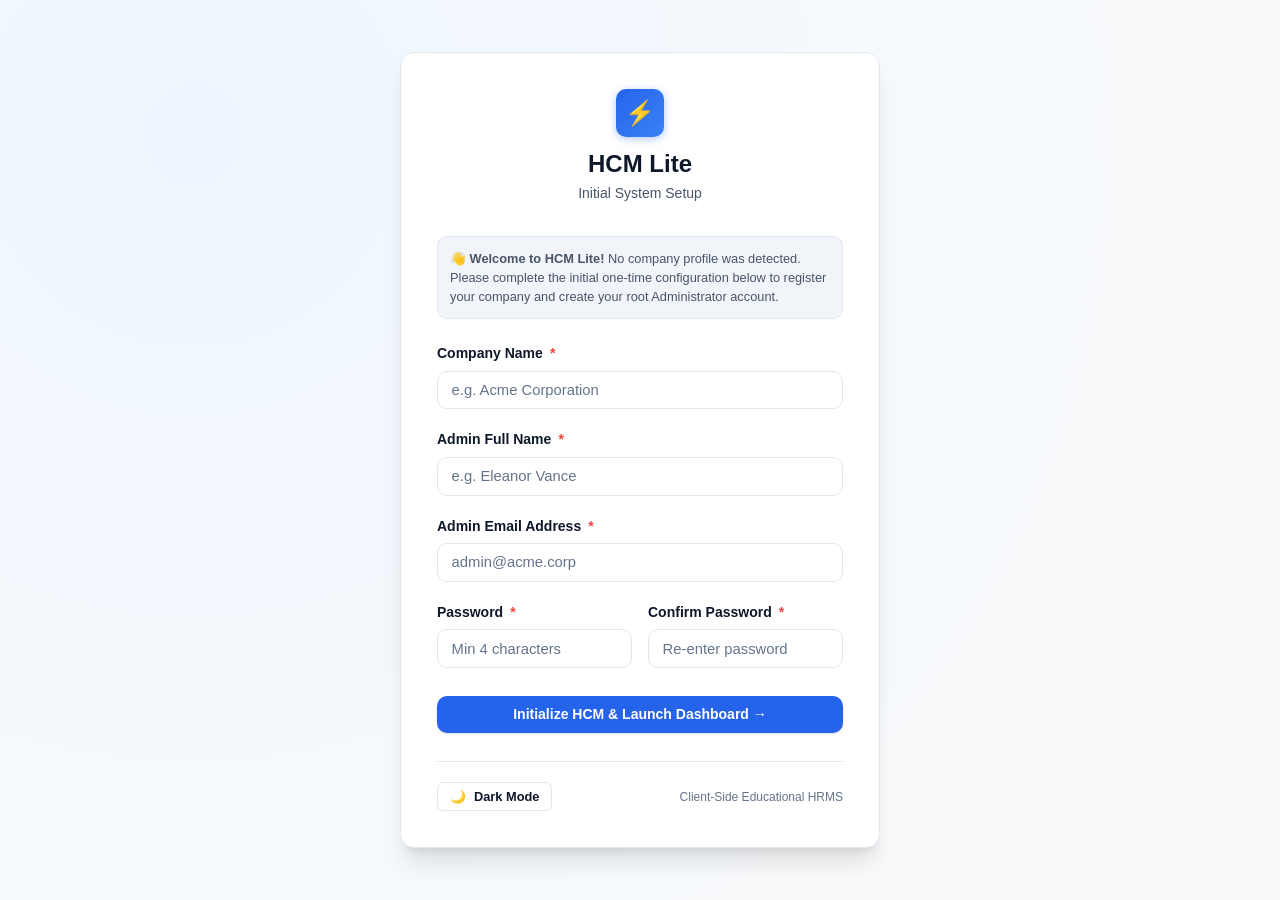
<file: index.html>
<!DOCTYPE html>
<html lang="en">
<head>
  <meta charset="UTF-8">
  <meta name="viewport" content="width=device-width, initial-scale=1.0">
  <title>HCM Lite - Login & First-Run Setup</title>
  <link rel="stylesheet" href="css/style.css">
</head>
<body>
  <div class="auth-page-wrapper">
    <div class="auth-card">
      <!-- Brand Logo & Header -->
      <div class="auth-brand">
        <div class="brand-icon">⚡</div>
        <h1 id="authBrandTitle">HCM Lite</h1>
        <p id="authBrandSubtitle">Human Capital Management Portal</p>
      </div>

      <!-- Notification / Error Box -->
      <div id="authAlert" style="display: none; padding: 0.75rem 1rem; border-radius: var(--radius-md); font-size: 0.85rem; margin-bottom: 1.25rem;"></div>

      <!-- ====================================================================
           1. FIRST-RUN SETUP FORM (Shown only on fresh install)
           ==================================================================== -->
      <div id="firstRunSetupContainer" style="display: none;">
        <div class="role-switcher-banner">
          👋 <strong>Welcome to HCM Lite!</strong> No company profile was detected. Please complete the initial one-time configuration below to register your company and create your root Administrator account.
        </div>

        <form id="firstRunForm">
          <div class="form-group">
            <label class="form-label" for="setupCompanyName">Company Name <span class="required">*</span></label>
            <input type="text" id="setupCompanyName" class="form-control" placeholder="e.g. Acme Corporation" required>
          </div>

          <div class="form-group">
            <label class="form-label" for="setupAdminName">Admin Full Name <span class="required">*</span></label>
            <input type="text" id="setupAdminName" class="form-control" placeholder="e.g. Eleanor Vance" required>
          </div>

          <div class="form-group">
            <label class="form-label" for="setupAdminEmail">Admin Email Address <span class="required">*</span></label>
            <input type="email" id="setupAdminEmail" class="form-control" placeholder="admin@acme.corp" required>
          </div>

          <div class="form-grid-2">
            <div class="form-group">
              <label class="form-label" for="setupAdminPassword">Password <span class="required">*</span></label>
              <input type="password" id="setupAdminPassword" class="form-control" placeholder="Min 4 characters" minlength="4" required>
            </div>
            <div class="form-group">
              <label class="form-label" for="setupConfirmPassword">Confirm Password <span class="required">*</span></label>
              <input type="password" id="setupConfirmPassword" class="form-control" placeholder="Re-enter password" minlength="4" required>
            </div>
          </div>

          <button type="submit" class="btn btn-primary" style="width: 100%; margin-top: 0.5rem;" id="btnCompleteSetup">
            Initialize HCM & Launch Dashboard &rarr;
          </button>
        </form>
      </div>

      <!-- ====================================================================
           2. NORMAL LOGIN FORM (Shown after initial setup)
           ==================================================================== -->
      <div id="loginFormContainer" style="display: none;">
        <div class="role-switcher-banner" id="loginGreetingBanner">
          Sign in with your registered account credentials. Admin and Employee accounts are routed automatically to their authorized dashboards.
        </div>

        <form id="loginForm">
          <div class="form-group">
            <label class="form-label" for="loginEmail">Email Address <span class="required">*</span></label>
            <input type="email" id="loginEmail" class="form-control" placeholder="name@company.com" required autocomplete="email">
          </div>

          <div class="form-group">
            <label class="form-label" for="loginPassword">Password <span class="required">*</span></label>
            <input type="password" id="loginPassword" class="form-control" placeholder="Enter your password" required autocomplete="current-password">
          </div>

          <button type="submit" class="btn btn-primary" style="width: 100%; margin-top: 0.5rem;" id="btnLogin">
            Sign In to HCM Lite &rarr;
          </button>
        </form>
      </div>

      <!-- Footer Utilities: Theme Toggle & Info -->
      <div style="display: flex; justify-content: space-between; align-items: center; margin-top: 1.75rem; padding-top: 1.25rem; border-top: 1px solid var(--border-color);">
        <button type="button" class="btn btn-outline btn-sm theme-toggle-btn">
          <span class="icon">🌙</span> <span class="theme-text">Dark Mode</span>
        </button>
        <span style="font-size: 0.75rem; color: var(--text-muted);">
          Client-Side Educational HRMS
        </span>
      </div>
    </div>
  </div>

  <!-- Shared Scripts -->
  <script src="js/storage.js"></script>
  <script src="js/auth.js"></script>

  <script>
    document.addEventListener('DOMContentLoaded', () => {
      const alertBox = document.getElementById('authAlert');
      const setupContainer = document.getElementById('firstRunSetupContainer');
      const loginContainer = document.getElementById('loginFormContainer');
      const brandSubtitle = document.getElementById('authBrandSubtitle');

      function showAlert(msg, isError = true) {
        alertBox.style.display = 'block';
        alertBox.style.backgroundColor = isError ? 'var(--danger-bg)' : 'var(--success-bg)';
        alertBox.style.color = isError ? 'var(--danger-text)' : 'var(--success-text)';
        alertBox.style.border = `1px solid ${isError ? 'var(--danger-border)' : 'var(--success-border)'}`;
        alertBox.textContent = msg;
      }

      function hideAlert() {
        alertBox.style.display = 'none';
      }

      // Check if setup is needed
      if (AuthService.needsFirstRun()) {
        StorageService.clearSession(); // Clear any stale session
        setupContainer.style.display = 'block';
        loginContainer.style.display = 'none';
        brandSubtitle.textContent = 'Initial System Setup';
      } else {
        // Setup is complete: check if already logged in -> forward to role dashboard
        if (AuthService.isLoggedIn()) {
          const session = AuthService.getSession();
          if (session.role === 'admin') {
            window.location.href = 'pages/admin.html';
            return;
          } else if (session.role === 'employee') {
            window.location.href = 'pages/employee.html';
            return;
          }
        }

        setupContainer.style.display = 'none';
        loginContainer.style.display = 'block';
        const company = StorageService.getCompany();
        if (company && company.companyName) {
          brandSubtitle.textContent = `${company.companyName} Portal`;
        }
      }

      // Handle First-Run Setup Submission
      document.getElementById('firstRunForm')?.addEventListener('submit', (e) => {
        e.preventDefault();
        hideAlert();

        const companyName = document.getElementById('setupCompanyName').value;
        const adminName = document.getElementById('setupAdminName').value;
        const adminEmail = document.getElementById('setupAdminEmail').value;
        const adminPassword = document.getElementById('setupAdminPassword').value;
        const confirmPassword = document.getElementById('setupConfirmPassword').value;

        const result = AuthService.setupFirstRun({
          companyName,
          adminName,
          adminEmail,
          adminPassword,
          confirmPassword
        });

        if (result.success) {
          showAlert('First-run setup completed! Redirecting to Admin Dashboard...', false);
          setTimeout(() => {
            window.location.href = 'pages/admin.html';
          }, 800);
        } else {
          showAlert(result.message, true);
        }
      });

      // Handle Normal Login Submission
      document.getElementById('loginForm')?.addEventListener('submit', (e) => {
        e.preventDefault();
        hideAlert();

        const email = document.getElementById('loginEmail').value;
        const password = document.getElementById('loginPassword').value;

        const result = AuthService.login(email, password);
        if (result.success) {
          showAlert(`Welcome back, ${result.user.fullName}! Redirecting...`, false);
          setTimeout(() => {
            if (result.user.role === 'admin') {
              window.location.href = 'pages/admin.html';
            } else {
              window.location.href = 'pages/employee.html';
            }
          }, 600);
        } else {
          showAlert(result.message, true);
        }
      });
    });
  </script>
</body>
</html>
</file>
<file: css/style.css>
/**
 * HCM Lite - Main Stylesheet (css/style.css)
 * Premium HR SaaS Design System with Light/Dark Theme & Print Optimization.
 */

/* ==========================================================================
   1. CSS Custom Properties / Theme Variables
   ========================================================================== */
:root {
  /* Brand Palette */
  --primary-50: #eff6ff;
  --primary-100: #dbeafe;
  --primary-200: #bfdbfe;
  --primary-500: #3b82f6;
  --primary-600: #2563eb;
  --primary-700: #1d4ed8;
  --primary-800: #1e40af;
  --primary-900: #1e3a8a;

  /* Neutrals (Light Mode) */
  --bg-app: #f8fafc;
  --bg-surface: #ffffff;
  --bg-surface-subtle: #f1f5f9;
  --bg-sidebar: #0f172a;
  --sidebar-text: #94a3b8;
  --sidebar-text-active: #ffffff;
  --sidebar-active-bg: #1e293b;
  --sidebar-hover-bg: #1e293b;
  --text-primary: #0f172a;
  --text-secondary: #475569;
  --text-muted: #64748b;
  --border-color: #e2e8f0;
  --border-light: #f1f5f9;

  /* Status Colors */
  --success-bg: #ecfdf5;
  --success-text: #065f46;
  --success-border: #a7f3d0;
  --warning-bg: #fffbeb;
  --warning-text: #92400e;
  --warning-border: #fde68a;
  --danger-bg: #fef2f2;
  --danger-text: #991b1b;
  --danger-border: #fecaca;
  --info-bg: #eff6ff;
  --info-text: #1e40af;
  --info-border: #bfdbfe;
  --purple-bg: #faf5ff;
  --purple-text: #6b21a8;

  /* Elevation Shadows */
  --shadow-xs: 0 1px 2px 0 rgb(0 0 0 / 0.05);
  --shadow-sm: 0 1px 3px 0 rgb(0 0 0 / 0.1), 0 1px 2px -1px rgb(0 0 0 / 0.1);
  --shadow-md: 0 4px 6px -1px rgb(0 0 0 / 0.1), 0 2px 4px -2px rgb(0 0 0 / 0.1);
  --shadow-lg:
    0 10px 15px -3px rgb(0 0 0 / 0.1), 0 4px 6px -4px rgb(0 0 0 / 0.1);
  --shadow-xl:
    0 20px 25px -5px rgb(0 0 0 / 0.1), 0 8px 10px -6px rgb(0 0 0 / 0.1);

  /* Radius & Transitions */
  --radius-sm: 6px;
  --radius-md: 10px;
  --radius-lg: 14px;
  --radius-full: 9999px;
  --transition-fast: 0.15s ease;
  --transition-normal: 0.25s ease;

  /* Layout dimensions */
  --sidebar-width: 260px;
  --topbar-height: 68px;
}

/* Dark Mode Overrides */
html.dark,
body.dark {
  --bg-app: #0b1120;
  --bg-surface: #1e293b;
  --bg-surface-subtle: #0f172a;
  --bg-sidebar: #0b1120;
  --sidebar-text: #94a3b8;
  --sidebar-text-active: #38bdf8;
  --sidebar-active-bg: #1e293b;
  --sidebar-hover-bg: #1e293b;
  --text-primary: #f8fafc;
  --text-secondary: #cbd5e1;
  --text-muted: #94a3b8;
  --border-color: #334155;
  --border-light: #1e293b;

  --success-bg: rgba(6, 95, 70, 0.25);
  --success-text: #34d399;
  --success-border: #065f46;
  --warning-bg: rgba(146, 64, 14, 0.25);
  --warning-text: #fbbf24;
  --warning-border: #92400e;
  --danger-bg: rgba(153, 27, 27, 0.25);
  --danger-text: #f87171;
  --danger-border: #991b1b;
  --info-bg: rgba(30, 64, 175, 0.25);
  --info-text: #60a5fa;
  --info-border: #1e40af;
  --purple-bg: rgba(107, 33, 168, 0.25);
  --purple-text: #c084fc;

  --shadow-xs: 0 1px 2px 0 rgb(0 0 0 / 0.4);
  --shadow-sm: 0 1px 3px 0 rgb(0 0 0 / 0.4);
  --shadow-md: 0 4px 6px -1px rgb(0 0 0 / 0.4);
  --shadow-lg: 0 10px 15px -3px rgb(0 0 0 / 0.5);
}

/* ==========================================================================
   2. Reset & Base Typography
   ========================================================================== */
*,
*::before,
*::after {
  box-sizing: border-box;
  margin: 0;
  padding: 0;
}

body {
  font-family:
    -apple-system, BlinkMacSystemFont, "Segoe UI", Roboto, Oxygen, Ubuntu,
    Cantarell, "Helvetica Neue", sans-serif;
  background-color: var(--bg-app);
  color: var(--text-primary);
  line-height: 1.5;
  min-height: 100vh;
  -webkit-font-smoothing: antialiased;
  transition:
    background-color var(--transition-normal),
    color var(--transition-normal);
}

a {
  color: var(--primary-600);
  text-decoration: none;
  transition: color var(--transition-fast);
}

a:hover {
  color: var(--primary-700);
}

h1,
h2,
h3,
h4,
h5,
h6 {
  color: var(--text-primary);
  font-weight: 600;
  line-height: 1.25;
}

p {
  color: var(--text-secondary);
}

/* ==========================================================================
   3. App Layout (Sidebar + Topbar + Content)
   ========================================================================== */
.app-container {
  display: flex;
  min-height: 100vh;
  position: relative;
}

/* Sidebar */
.sidebar {
  width: var(--sidebar-width);
  background-color: var(--bg-sidebar);
  color: var(--sidebar-text);
  display: flex;
  flex-direction: column;
  position: fixed;
  top: 0;
  bottom: 0;
  left: 0;
  z-index: 40;
  border-right: 1px solid rgba(255, 255, 255, 0.08);
  transition: transform var(--transition-normal);
}

.sidebar-header {
  height: var(--topbar-height);
  display: flex;
  align-items: center;
  justify-content: space-between;
  padding: 0 1.25rem;
  border-bottom: 1px solid rgba(255, 255, 255, 0.08);
}

.brand-badge {
  display: flex;
  align-items: center;
  gap: 0.75rem;
  text-decoration: none;
}

.brand-icon {
  width: 36px;
  height: 36px;
  background: linear-gradient(135deg, var(--primary-600), var(--primary-500));
  color: #fff;
  border-radius: var(--radius-md);
  display: flex;
  align-items: center;
  justify-content: center;
  font-weight: 700;
  font-size: 1.1rem;
  box-shadow: 0 2px 8px rgba(37, 99, 235, 0.35);
}

.brand-text {
  font-size: 1.125rem;
  font-weight: 700;
  color: #ffffff;
  letter-spacing: -0.02em;
}

.brand-subtitle {
  font-size: 0.7rem;
  color: var(--primary-200);
  text-transform: uppercase;
  letter-spacing: 0.05em;
  display: block;
}

.sidebar-close-btn {
  display: none;
  background: transparent;
  border: none;
  color: var(--sidebar-text);
  font-size: 1.5rem;
  cursor: pointer;
}

/* Sidebar Navigation */
.sidebar-nav {
  flex: 1;
  padding: 1.25rem 0.75rem;
  overflow-y: auto;
}

.nav-section-title {
  font-size: 0.7rem;
  text-transform: uppercase;
  letter-spacing: 0.08em;
  color: #64748b;
  padding: 0.5rem 0.75rem;
  font-weight: 600;
}

.nav-item {
  display: flex;
  align-items: center;
  gap: 0.75rem;
  padding: 0.7rem 0.85rem;
  border-radius: var(--radius-md);
  color: var(--sidebar-text);
  font-size: 0.925rem;
  font-weight: 500;
  margin-bottom: 0.25rem;
  transition: all var(--transition-fast);
}

.nav-item:hover {
  background-color: var(--sidebar-hover-bg);
  color: #ffffff;
}

.nav-item.active {
  background-color: var(--primary-600);
  color: #ffffff;
  box-shadow: 0 4px 10px rgba(37, 99, 235, 0.3);
}

.nav-item .icon {
  font-size: 1.1rem;
  display: flex;
  align-items: center;
  justify-content: center;
}

/* Sidebar Footer */
.sidebar-footer {
  padding: 1rem;
  border-top: 1px solid rgba(255, 255, 255, 0.08);
}

.user-profile-summary {
  display: flex;
  align-items: center;
  gap: 0.75rem;
  padding: 0.5rem;
  border-radius: var(--radius-md);
}

.user-avatar {
  width: 38px;
  height: 38px;
  border-radius: var(--radius-full);
  background: #334155;
  color: #ffffff;
  display: flex;
  align-items: center;
  justify-content: center;
  font-weight: 600;
  font-size: 0.9rem;
}

.user-info-text {
  flex: 1;
  overflow: hidden;
}

.user-name {
  font-size: 0.875rem;
  font-weight: 600;
  color: #ffffff;
  white-space: nowrap;
  overflow: hidden;
  text-overflow: ellipsis;
}

.user-role-badge {
  font-size: 0.725rem;
  color: var(--primary-200);
  text-transform: capitalize;
}

/* Main Content Area */
.main-wrapper {
  flex: 1;
  margin-left: var(--sidebar-width);
  display: flex;
  flex-direction: column;
  min-height: 100vh;
  transition: margin-left var(--transition-normal);
}

/* Topbar */
.topbar {
  height: var(--topbar-height);
  background-color: var(--bg-surface);
  border-bottom: 1px solid var(--border-color);
  display: flex;
  align-items: center;
  justify-content: space-between;
  padding: 0 1.75rem;
  position: sticky;
  top: 0;
  z-index: 30;
  transition:
    background-color var(--transition-normal),
    border-color var(--transition-normal);
}

.topbar-left {
  display: flex;
  align-items: center;
  gap: 1rem;
}

.mobile-menu-btn {
  display: none;
  background: transparent;
  border: none;
  font-size: 1.35rem;
  color: var(--text-primary);
  cursor: pointer;
  padding: 0.4rem;
  border-radius: var(--radius-sm);
}

.page-title {
  font-size: 1.25rem;
  font-weight: 700;
  color: var(--text-primary);
}

.topbar-right {
  display: flex;
  align-items: center;
  gap: 0.75rem;
}

/* Page Content */
.page-content {
  flex: 1;
  padding: 1.75rem;
  max-width: 1400px;
  width: 100%;
  margin: 0 auto;
}

/* ==========================================================================
   4. UI Components: Buttons, Cards, Inputs, Tables, Badges
   ========================================================================== */

/* Buttons */
.btn {
  display: inline-flex;
  align-items: center;
  justify-content: center;
  gap: 0.5rem;
  font-size: 0.875rem;
  font-weight: 600;
  padding: 0.55rem 1.1rem;
  border-radius: var(--radius-md);
  border: 1px solid transparent;
  cursor: pointer;
  transition: all var(--transition-fast);
  line-height: 1.25;
}

.btn:hover {
  transform: translateY(-1px);
}

.btn:active {
  transform: translateY(0);
}

.btn-primary {
  background-color: var(--primary-600);
  color: #ffffff;
  box-shadow: var(--shadow-sm);
}

.btn-primary:hover {
  background-color: var(--primary-700);
  color: #ffffff;
}

.btn-secondary {
  background-color: var(--bg-surface-subtle);
  color: var(--text-primary);
  border-color: var(--border-color);
}

.btn-secondary:hover {
  background-color: var(--border-color);
}

.btn-success {
  background-color: #10b981;
  color: #ffffff;
}

.btn-success:hover {
  background-color: #059669;
}

.btn-danger {
  background-color: #ef4444;
  color: #ffffff;
}

.btn-danger:hover {
  background-color: #dc2626;
}

.btn-warning {
  background-color: #f59e0b;
  color: #ffffff;
}

.btn-warning:hover {
  background-color: #d97706;
}

.btn-outline {
  background-color: transparent;
  border-color: var(--border-color);
  color: var(--text-primary);
}

.btn-outline:hover {
  background-color: var(--bg-surface-subtle);
}

.btn-sm {
  padding: 0.35rem 0.75rem;
  font-size: 0.8rem;
  border-radius: var(--radius-sm);
}

.btn-lg {
  padding: 0.75rem 1.5rem;
  font-size: 1rem;
}

.btn:disabled,
.btn[disabled] {
  opacity: 0.55;
  cursor: not-allowed;
  pointer-events: none;
}

/* Cards */
.card {
  background-color: var(--bg-surface);
  border: 1px solid var(--border-color);
  border-radius: var(--radius-lg);
  box-shadow: var(--shadow-xs);
  margin-bottom: 1.5rem;
  transition: all var(--transition-fast);
  overflow: hidden;
}

.card:hover {
  box-shadow: var(--shadow-sm);
}

.card-header {
  padding: 1.25rem 1.5rem;
  border-bottom: 1px solid var(--border-color);
  display: flex;
  align-items: center;
  justify-content: space-between;
  gap: 1rem;
}

.card-title {
  font-size: 1.1rem;
  font-weight: 600;
  color: var(--text-primary);
}

.card-subtitle {
  font-size: 0.825rem;
  color: var(--text-muted);
  margin-top: 0.15rem;
}

.card-body {
  padding: 1.5rem;
}

.card-footer {
  padding: 1rem 1.5rem;
  border-top: 1px solid var(--border-color);
  background-color: var(--bg-surface-subtle);
  display: flex;
  align-items: center;
  justify-content: flex-end;
  gap: 0.75rem;
}

/* Stat Metric Cards Grid */
.stats-grid {
  display: grid;
  grid-template-columns: repeat(auto-fit, minmax(220px, 1fr));
  gap: 1.25rem;
  margin-bottom: 1.75rem;
}

.stat-card {
  background-color: var(--bg-surface);
  border: 1px solid var(--border-color);
  border-radius: var(--radius-lg);
  padding: 1.25rem 1.5rem;
  display: flex;
  align-items: center;
  justify-content: space-between;
  box-shadow: var(--shadow-xs);
  transition: all var(--transition-fast);
}

.stat-card:hover {
  transform: translateY(-2px);
  box-shadow: var(--shadow-md);
}

.stat-info .stat-label {
  font-size: 0.825rem;
  font-weight: 600;
  text-transform: uppercase;
  letter-spacing: 0.05em;
  color: var(--text-muted);
}

.stat-info .stat-value {
  font-size: 1.75rem;
  font-weight: 700;
  color: var(--text-primary);
  margin-top: 0.25rem;
  line-height: 1.1;
}

.stat-icon {
  width: 48px;
  height: 48px;
  border-radius: var(--radius-md);
  display: flex;
  align-items: center;
  justify-content: center;
  font-size: 1.4rem;
}

.stat-icon.primary {
  background-color: var(--primary-100);
  color: var(--primary-700);
}
.stat-icon.success {
  background-color: var(--success-bg);
  color: var(--success-text);
}
.stat-icon.warning {
  background-color: var(--warning-bg);
  color: var(--warning-text);
}
.stat-icon.danger {
  background-color: var(--danger-bg);
  color: var(--danger-text);
}
.stat-icon.purple {
  background-color: var(--purple-bg);
  color: var(--purple-text);
}

/* Form Controls */
.form-group {
  margin-bottom: 1.25rem;
}

.form-label {
  display: block;
  font-size: 0.875rem;
  font-weight: 600;
  color: var(--text-primary);
  margin-bottom: 0.4rem;
}

.form-label .required {
  color: #ef4444;
  margin-left: 0.2rem;
}

.form-control {
  width: 100%;
  padding: 0.65rem 0.85rem;
  font-size: 0.925rem;
  color: var(--text-primary);
  background-color: var(--bg-surface);
  border: 1px solid var(--border-color);
  border-radius: var(--radius-md);
  transition:
    border-color var(--transition-fast),
    box-shadow var(--transition-fast);
}

.form-control:focus {
  outline: none;
  border-color: var(--primary-500);
  box-shadow: 0 0 0 3px rgba(59, 130, 246, 0.15);
}

.form-control::placeholder {
  color: var(--text-muted);
}

.form-text {
  font-size: 0.775rem;
  color: var(--text-muted);
  margin-top: 0.35rem;
}

.form-grid-2 {
  display: grid;
  grid-template-columns: 1fr 1fr;
  gap: 1rem;
}

.form-grid-3 {
  display: grid;
  grid-template-columns: repeat(3, 1fr);
  gap: 1rem;
}

/* Tables */
.table-responsive {
  width: 100%;
  overflow-x: auto;
  -webkit-overflow-scrolling: touch;
}

.data-table {
  width: 100%;
  border-collapse: separate;
  border-spacing: 0;
  font-size: 0.875rem;
  text-align: left;
}

.data-table th {
  background-color: var(--bg-surface-subtle);
  color: var(--text-muted);
  font-weight: 600;
  text-transform: uppercase;
  font-size: 0.75rem;
  letter-spacing: 0.05em;
  padding: 0.85rem 1.25rem;
  border-bottom: 1px solid var(--border-color);
  white-space: nowrap;
}

.data-table td {
  padding: 1rem 1.25rem;
  border-bottom: 1px solid var(--border-color);
  color: var(--text-secondary);
  vertical-align: middle;
}

.data-table tbody tr {
  transition: background-color var(--transition-fast);
}

.data-table tbody tr:hover {
  background-color: var(--bg-surface-subtle);
}

/* Status Badges */
.badge {
  display: inline-flex;
  align-items: center;
  gap: 0.35rem;
  padding: 0.25rem 0.65rem;
  border-radius: var(--radius-full);
  font-size: 0.75rem;
  font-weight: 600;
  line-height: 1;
  text-transform: capitalize;
}

.badge-dot {
  width: 6px;
  height: 6px;
  border-radius: var(--radius-full);
  display: inline-block;
}

.badge-present,
.badge-active,
.badge-approved {
  background-color: var(--success-bg);
  color: var(--success-text);
  border: 1px solid var(--success-border);
}
.badge-present .badge-dot,
.badge-active .badge-dot,
.badge-approved .badge-dot {
  background-color: #10b981;
}

.badge-late,
.badge-pending {
  background-color: var(--warning-bg);
  color: var(--warning-text);
  border: 1px solid var(--warning-border);
}
.badge-late .badge-dot,
.badge-pending .badge-dot {
  background-color: #f59e0b;
}

.badge-half-day,
.badge-on-leave {
  background-color: var(--purple-bg);
  color: var(--purple-text);
  border: 1px solid rgba(168, 85, 247, 0.3);
}
.badge-half-day .badge-dot,
.badge-on-leave .badge-dot {
  background-color: #a855f7;
}

.badge-rejected,
.badge-absent,
.badge-inactive {
  background-color: var(--danger-bg);
  color: var(--danger-text);
  border: 1px solid var(--danger-border);
}
.badge-rejected .badge-dot,
.badge-absent .badge-dot,
.badge-inactive .badge-dot {
  background-color: #ef4444;
}

/* Empty States */
.empty-state {
  text-align: center;
  padding: 3rem 1.5rem;
}

.empty-state-icon {
  font-size: 3rem;
  margin-bottom: 0.75rem;
  color: var(--text-muted);
  opacity: 0.6;
}

.empty-state-title {
  font-size: 1.1rem;
  font-weight: 600;
  color: var(--text-primary);
  margin-bottom: 0.35rem;
}

.empty-state-text {
  font-size: 0.875rem;
  color: var(--text-muted);
  max-width: 420px;
  margin: 0 auto 1.25rem auto;
}

/* Modal Dialogs */
.modal-overlay {
  position: fixed;
  top: 0;
  left: 0;
  right: 0;
  bottom: 0;
  background-color: rgba(15, 23, 42, 0.55);
  backdrop-filter: blur(4px);
  display: flex;
  align-items: center;
  justify-content: center;
  padding: 1.25rem;
  z-index: 50;
  opacity: 0;
  visibility: hidden;
  transition: all var(--transition-fast);
}

.modal-overlay.active {
  opacity: 1;
  visibility: visible;
}

.modal-dialog {
  background-color: var(--bg-surface);
  border: 1px solid var(--border-color);
  border-radius: var(--radius-lg);
  box-shadow: var(--shadow-xl);
  width: 100%;
  max-width: 580px;
  max-height: 90vh;
  display: flex;
  flex-direction: column;
  transform: translateY(20px) scale(0.97);
  transition: transform var(--transition-fast);
  overflow: hidden;
}

.modal-overlay.active .modal-dialog {
  transform: translateY(0) scale(1);
}

.modal-header {
  padding: 1.25rem 1.5rem;
  border-bottom: 1px solid var(--border-color);
  display: flex;
  align-items: center;
  justify-content: space-between;
}

.modal-title {
  font-size: 1.15rem;
  font-weight: 700;
  color: var(--text-primary);
}

.modal-close-btn {
  background: transparent;
  border: none;
  color: var(--text-muted);
  font-size: 1.4rem;
  cursor: pointer;
  line-height: 1;
  padding: 0.25rem;
  border-radius: var(--radius-sm);
  transition: color var(--transition-fast);
}

.modal-close-btn:hover {
  color: var(--text-primary);
}

.modal-body {
  padding: 1.5rem;
  overflow-y: auto;
}

.modal-footer {
  padding: 1rem 1.5rem;
  border-top: 1px solid var(--border-color);
  background-color: var(--bg-surface-subtle);
  display: flex;
  align-items: center;
  justify-content: flex-end;
  gap: 0.75rem;
}

/* Toast Notifications */
.toast-container {
  position: fixed;
  top: 1.5rem;
  right: 1.5rem;
  z-index: 100;
  display: flex;
  flex-direction: column;
  gap: 0.75rem;
  pointer-events: none;
}

.toast {
  pointer-events: auto;
  min-width: 280px;
  max-width: 420px;
  background-color: var(--bg-surface);
  border: 1px solid var(--border-color);
  border-radius: var(--radius-md);
  box-shadow: var(--shadow-lg);
  padding: 0.9rem 1.1rem;
  display: flex;
  align-items: flex-start;
  gap: 0.75rem;
  animation: toastSlideIn 0.25s ease forwards;
  transition:
    opacity var(--transition-fast),
    transform var(--transition-fast);
}

.toast.toast-success {
  border-left: 4px solid #10b981;
}
.toast.toast-error {
  border-left: 4px solid #ef4444;
}
.toast.toast-warning {
  border-left: 4px solid #f59e0b;
}
.toast.toast-info {
  border-left: 4px solid var(--primary-500);
}

.toast-icon {
  font-size: 1.15rem;
  line-height: 1;
}
.toast-content {
  flex: 1;
}
.toast-title {
  font-size: 0.875rem;
  font-weight: 600;
  color: var(--text-primary);
}
.toast-message {
  font-size: 0.8rem;
  color: var(--text-muted);
  margin-top: 0.15rem;
}

@keyframes toastSlideIn {
  from {
    opacity: 0;
    transform: translateX(40px);
  }
  to {
    opacity: 1;
    transform: translateX(0);
  }
}

/* ==========================================================================
   5. Smart Helper Chatbot Widget
   ========================================================================== */
.chatbot-wrapper {
  position: fixed;
  bottom: 1.75rem;
  right: 1.75rem;
  z-index: 45;
}

.chatbot-toggle-btn {
  width: 54px;
  height: 54px;
  border-radius: var(--radius-full);
  background: linear-gradient(135deg, var(--primary-600), var(--primary-700));
  color: #ffffff;
  border: none;
  box-shadow: 0 4px 14px rgba(37, 99, 235, 0.4);
  cursor: pointer;
  display: flex;
  align-items: center;
  justify-content: center;
  font-size: 1.5rem;
  transition:
    transform var(--transition-fast),
    box-shadow var(--transition-fast);
}

.chatbot-toggle-btn:hover {
  transform: scale(1.05);
  box-shadow: 0 6px 20px rgba(37, 99, 235, 0.5);
}

.chatbot-window {
  position: absolute;
  bottom: 70px;
  right: 0;
  width: 380px;
  height: 520px;
  background-color: var(--bg-surface);
  border: 1px solid var(--border-color);
  border-radius: var(--radius-lg);
  box-shadow: var(--shadow-xl);
  display: flex;
  flex-direction: column;
  overflow: hidden;
  opacity: 0;
  visibility: hidden;
  transform: translateY(15px) scale(0.95);
  transition: all var(--transition-fast);
}

.chatbot-window.active {
  opacity: 1;
  visibility: visible;
  transform: translateY(0) scale(1);
}

.chatbot-header {
  padding: 1rem 1.25rem;
  background: linear-gradient(135deg, var(--primary-700), var(--primary-600));
  color: #ffffff;
  display: flex;
  align-items: center;
  justify-content: space-between;
}

.chatbot-header-info {
  display: flex;
  align-items: center;
  gap: 0.65rem;
}

.chatbot-avatar {
  width: 32px;
  height: 32px;
  background: rgba(255, 255, 255, 0.2);
  border-radius: var(--radius-full);
  display: flex;
  align-items: center;
  justify-content: center;
  font-size: 1rem;
}

.chatbot-title {
  font-size: 0.95rem;
  font-weight: 700;
  color: #ffffff;
}

.chatbot-subtitle {
  font-size: 0.725rem;
  color: var(--primary-100);
}

.chatbot-close-btn {
  background: transparent;
  border: none;
  color: #ffffff;
  font-size: 1.3rem;
  cursor: pointer;
  opacity: 0.85;
}
.chatbot-close-btn:hover {
  opacity: 1;
}

.chatbot-messages {
  flex: 1;
  padding: 1rem;
  overflow-y: auto;
  display: flex;
  flex-direction: column;
  gap: 0.75rem;
  background-color: var(--bg-surface-subtle);
}

.chat-bubble {
  max-width: 82%;
  padding: 0.65rem 0.95rem;
  border-radius: var(--radius-md);
  font-size: 0.85rem;
  line-height: 1.4;
  word-wrap: break-word;
}

.chat-bubble.bot {
  align-self: flex-start;
  background-color: var(--bg-surface);
  color: var(--text-primary);
  border: 1px solid var(--border-color);
  border-bottom-left-radius: 2px;
}

.chat-bubble.user {
  align-self: flex-end;
  background-color: var(--primary-600);
  color: #ffffff;
  border-bottom-right-radius: 2px;
}

.chatbot-suggestions {
  padding: 0.5rem 0.75rem;
  background-color: var(--bg-surface);
  border-top: 1px solid var(--border-color);
  display: flex;
  gap: 0.4rem;
  overflow-x: auto;
  white-space: nowrap;
}

.suggestion-chip {
  padding: 0.3rem 0.65rem;
  background-color: var(--bg-surface-subtle);
  border: 1px solid var(--border-color);
  border-radius: var(--radius-full);
  font-size: 0.75rem;
  color: var(--primary-700);
  cursor: pointer;
  transition: all var(--transition-fast);
}

.suggestion-chip:hover {
  background-color: var(--primary-50);
  border-color: var(--primary-200);
}

.chatbot-input-area {
  padding: 0.75rem;
  background-color: var(--bg-surface);
  border-top: 1px solid var(--border-color);
  display: flex;
  gap: 0.5rem;
}

.chatbot-input {
  flex: 1;
  padding: 0.5rem 0.75rem;
  font-size: 0.85rem;
  border: 1px solid var(--border-color);
  border-radius: var(--radius-md);
  background-color: var(--bg-surface-subtle);
  color: var(--text-primary);
}

.chatbot-input:focus {
  outline: none;
  border-color: var(--primary-500);
}

/* ==========================================================================
   6. Auth Pages & Setup Layout (index.html)
   ========================================================================== */
.auth-page-wrapper {
  min-height: 100vh;
  display: flex;
  align-items: center;
  justify-content: center;
  padding: 1.5rem;
  background: radial-gradient(
    circle at 15% 15%,
    var(--primary-50) 0%,
    var(--bg-app) 70%
  );
}

html.dark .auth-page-wrapper {
  background: radial-gradient(circle at 15% 15%, #172554 0%, var(--bg-app) 70%);
}

.auth-card {
  width: 100%;
  max-width: 480px;
  background-color: var(--bg-surface);
  border: 1px solid var(--border-color);
  border-radius: var(--radius-lg);
  box-shadow: var(--shadow-xl);
  padding: 2.25rem;
}

.auth-brand {
  display: flex;
  flex-direction: column;
  align-items: center;
  margin-bottom: 2rem;
  text-align: center;
}

.auth-brand .brand-icon {
  width: 48px;
  height: 48px;
  font-size: 1.5rem;
  margin-bottom: 0.75rem;
}

.auth-brand h1 {
  font-size: 1.5rem;
  font-weight: 700;
}

.auth-brand p {
  font-size: 0.875rem;
  margin-top: 0.25rem;
}

.role-switcher-banner {
  background-color: var(--bg-surface-subtle);
  border: 1px solid var(--border-color);
  border-radius: var(--radius-md);
  padding: 0.75rem;
  margin-bottom: 1.5rem;
  font-size: 0.8rem;
  color: var(--text-secondary);
}

/* ==========================================================================
   7. Payslip Document Styling & Print Styles
   ========================================================================== */
.payslip-container {
  max-width: 820px;
  margin: 0 auto;
  background-color: var(--bg-surface);
  border: 1px solid var(--border-color);
  border-radius: var(--radius-lg);
  box-shadow: var(--shadow-md);
  padding: 2.5rem;
}

.payslip-header {
  display: flex;
  justify-content: space-between;
  align-items: flex-start;
  padding-bottom: 1.75rem;
  border-bottom: 2px solid var(--border-color);
  margin-bottom: 2rem;
}

.payslip-company-title {
  font-size: 1.6rem;
  font-weight: 800;
  color: var(--primary-700);
}

.payslip-badge {
  font-size: 1rem;
  font-weight: 700;
  text-transform: uppercase;
  color: var(--text-muted);
  letter-spacing: 0.08em;
}

.payslip-meta-grid {
  display: grid;
  grid-template-columns: repeat(2, 1fr);
  gap: 1.25rem;
  margin-bottom: 2rem;
  padding: 1.25rem;
  background-color: var(--bg-surface-subtle);
  border-radius: var(--radius-md);
}

.payslip-meta-item .label {
  font-size: 0.775rem;
  color: var(--text-muted);
  text-transform: uppercase;
  letter-spacing: 0.05em;
  font-weight: 600;
}

.payslip-meta-item .value {
  font-size: 0.95rem;
  font-weight: 600;
  color: var(--text-primary);
  margin-top: 0.2rem;
}

.payslip-section-title {
  font-size: 0.95rem;
  font-weight: 700;
  text-transform: uppercase;
  letter-spacing: 0.05em;
  color: var(--text-primary);
  margin-bottom: 0.75rem;
  border-bottom: 1px solid var(--border-color);
  padding-bottom: 0.4rem;
}

.payslip-table {
  width: 100%;
  border-collapse: collapse;
  margin-bottom: 1.5rem;
}

.payslip-table th,
.payslip-table td {
  padding: 0.75rem 1rem;
  border-bottom: 1px solid var(--border-color);
  font-size: 0.9rem;
}

.payslip-table th {
  background-color: var(--bg-surface-subtle);
  font-weight: 600;
  color: var(--text-primary);
}

.payslip-table .text-right {
  text-align: right;
}

.payslip-net-box {
  margin-top: 2rem;
  padding: 1.25rem 1.75rem;
  background: linear-gradient(
    135deg,
    var(--primary-50),
    var(--bg-surface-subtle)
  );
  border: 2px dashed var(--primary-200);
  border-radius: var(--radius-md);
  display: flex;
  justify-content: space-between;
  align-items: center;
}

html.dark .payslip-net-box {
  background: rgba(30, 64, 175, 0.15);
  border-color: var(--primary-700);
}

.payslip-net-label {
  font-size: 1.1rem;
  font-weight: 700;
  color: var(--text-primary);
}

.payslip-net-amount {
  font-size: 2rem;
  font-weight: 800;
  color: var(--primary-600);
}

.payslip-formula-note {
  font-size: 0.775rem;
  color: var(--text-muted);
  margin-top: 1.5rem;
  line-height: 1.4;
  padding: 0.75rem;
  background-color: var(--bg-surface-subtle);
  border-radius: var(--radius-sm);
}

/* ==========================================================================
   8. Print Media Styles (@media print)
   ========================================================================== */
@media print {
  body {
    background-color: #ffffff !important;
    color: #000000 !important;
  }

  .sidebar,
  .topbar,
  .no-print,
  .btn,
  .chatbot-wrapper,
  .modal-overlay,
  .toast-container {
    display: none !important;
  }

  .main-wrapper {
    margin-left: 0 !important;
    padding: 0 !important;
  }

  .page-content {
    padding: 0 !important;
    max-width: 100% !important;
  }

  .payslip-container {
    border: none !important;
    box-shadow: none !important;
    padding: 0 !important;
    max-width: 100% !important;
  }

  .payslip-net-box {
    border: 2px solid #000000 !important;
    background-color: #f8fafc !important;
  }

  .payslip-net-amount {
    color: #000000 !important;
  }
}

/* ==========================================================================
   9. Responsive Breakpoints
   ========================================================================== */
@media (max-width: 1024px) {
  .form-grid-3 {
    grid-template-columns: repeat(2, 1fr);
  }
}

@media (max-width: 768px) {
  .sidebar {
    transform: translateX(-100%);
  }

  .sidebar.open {
    transform: translateX(0);
  }

  .sidebar-close-btn {
    display: block;
  }

  .main-wrapper {
    margin-left: 0;
  }

  .mobile-menu-btn {
    display: block;
  }

  .form-grid-2,
  .form-grid-3 {
    grid-template-columns: 1fr;
  }

  .stats-grid {
    grid-template-columns: 1fr;
  }

  .chatbot-window {
    width: calc(100vw - 2rem);
    right: -1rem;
    height: 480px;
  }

  .payslip-container {
    padding: 1.25rem;
  }

  .payslip-meta-grid {
    grid-template-columns: 1fr;
  }
}
</file>
